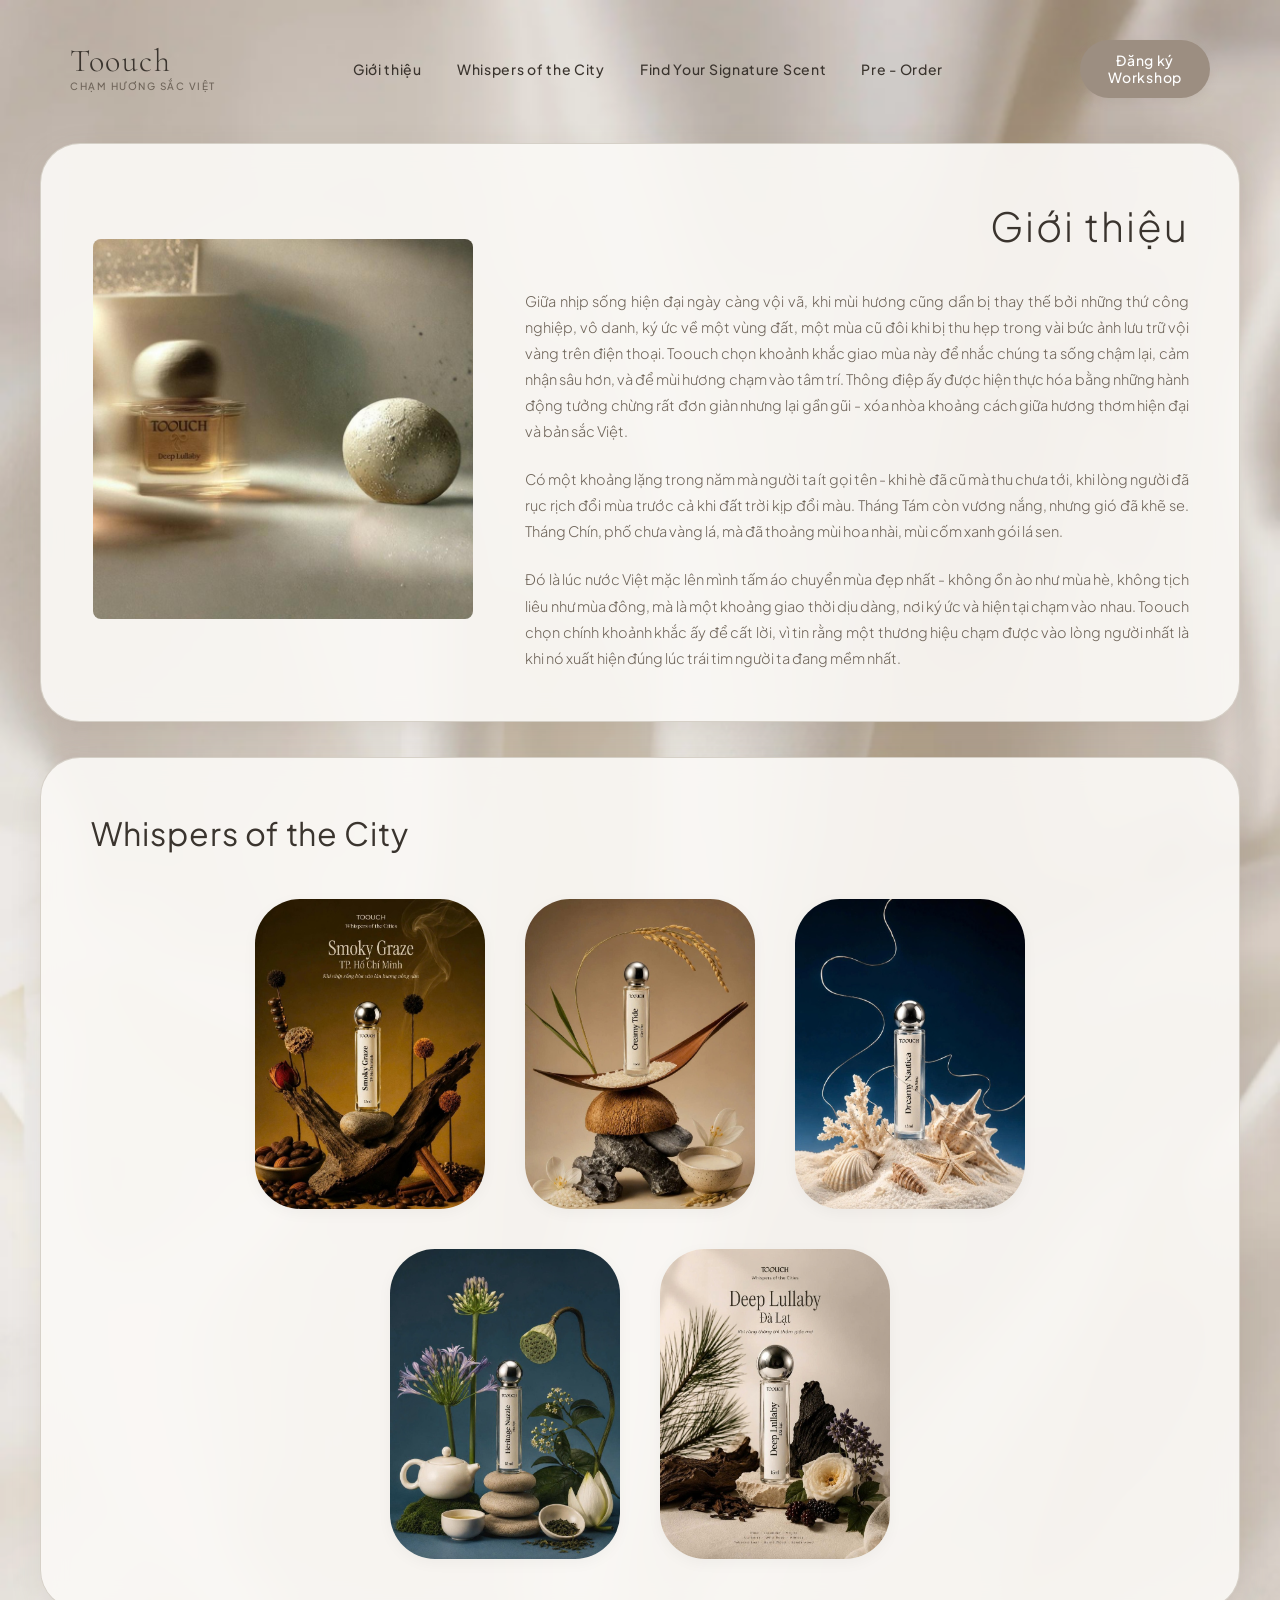
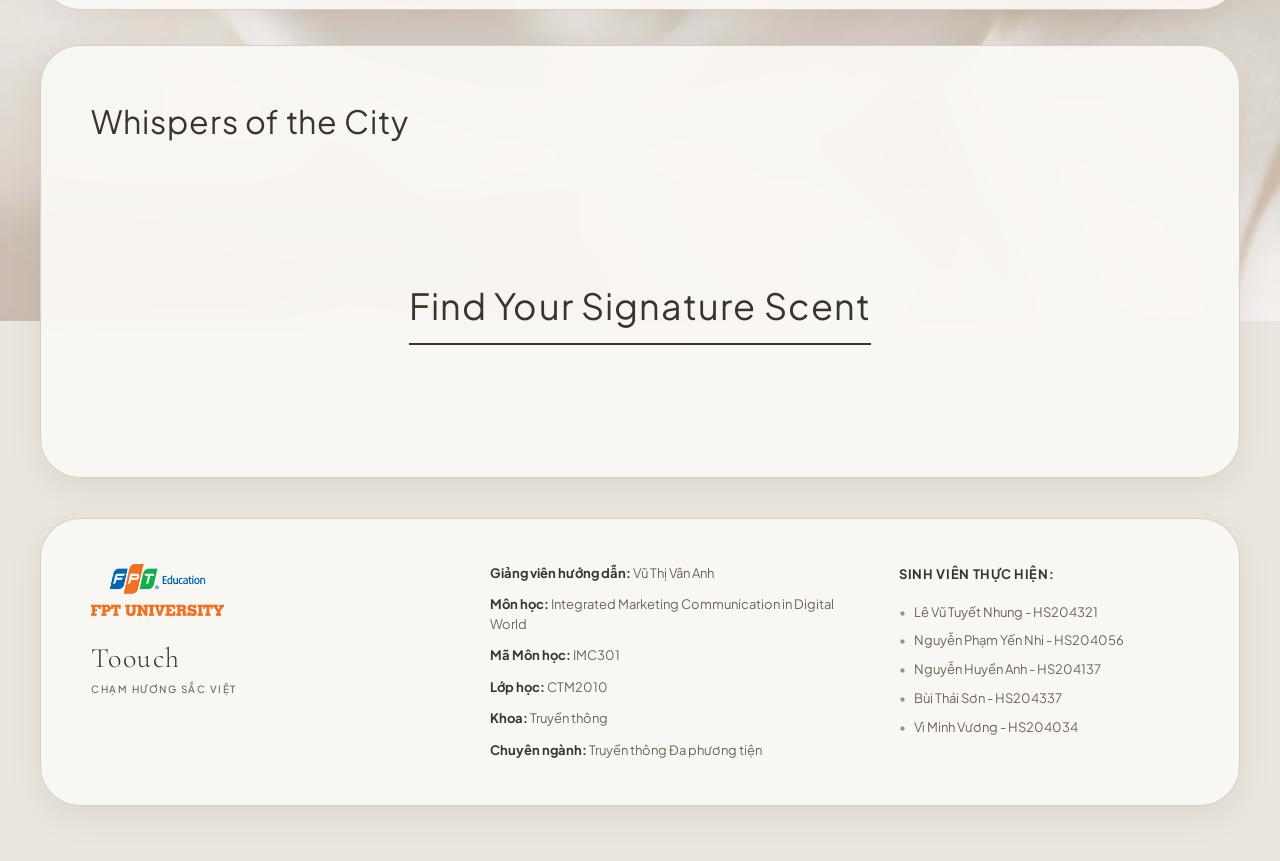
<file: index.html>
<!DOCTYPE html>
<html lang="vi">
<head>
  <meta charset="UTF-8">
  <meta name="viewport" content="width=device-width, initial-scale=1.0">
  <meta name="description" content="Toouch - Chạm Hương Sắc Việt. Khám phá các dòng hương độc bản mang tâm hồn Việt.">
  <title>Toouch - Chạm Hương Sắc Việt</title>
  <link rel="stylesheet" href="style.css">
  <link rel="icon" type="image/png" href="assets/page_1_img_6.png">
</head>
<body>

  <div class="container">
    <!-- Premium Navigation Header -->
    <header>
      <a href="index.html" class="logo-container">
        <span class="logo-main">Toouch</span>
        <span class="logo-sub">Chạm Hương Sắc Việt</span>
      </a>
      
      <nav>
        <a href="index.html#gioi-thieu" class="active">Giới thiệu</a>
        <a href="index.html#whispers">Whispers of the City</a>
        <a href="index.html#find-scent">Find Your Signature Scent</a>
        <a href="order.html">Pre - Order</a>
      </nav>

      <div class="nav-btn-container">
        <a href="order.html#workshop" class="btn-header">Đăng ký<br>Workshop</a>
      </div>
    </header>

    <!-- 1. Giới thiệu Section -->
    <section id="gioi-thieu" class="section-card">
      <div class="gioi-thieu-content">
        <!-- Left Overlapping Diamond Graphic -->
        <div class="gioi-thieu-left">
          <div class="gioi-thieu-img-wrapper">
            <img src="assets/page_1_img_1.jpeg" class="gioi-thieu-img" alt="Giới thiệu Toouch">
          </div>
        </div>
        
        <!-- Right Description Text -->
        <div class="gioi-thieu-right">
          <h1 class="section-title-right">Giới thiệu</h1>
          <div class="gioi-thieu-text">
            <p>
              Giữa nhịp sống hiện đại ngày càng vội vã, khi mùi hương cũng dần bị thay thế bởi những thứ công
              nghiệp, vô danh, ký ức về một vùng đất, một mùa cũ đôi khi bị thu hẹp trong vài bức ảnh lưu trữ vội
              vàng trên điện thoại. Toouch chọn khoảnh khắc giao mùa này để nhắc chúng ta sống chậm lại, cảm nhận
              sâu hơn, và để mùi hương chạm vào tâm trí. Thông điệp ấy được hiện thực hóa bằng những hành động
              tưởng chừng rất đơn giản nhưng lại gần gũi - xóa nhòa khoảng cách giữa hương thơm hiện đại và bản
              sắc Việt.
            </p>
            <p>
              Có một khoảng lặng trong năm mà người ta ít gọi tên - khi hè đã cũ mà thu chưa tới, khi lòng
              người đã rục rịch đổi mùa trước cả khi đất trời kịp đổi màu. Tháng Tám còn vương nắng, nhưng gió đã
              khẽ se. Tháng Chín, phố chưa vàng lá, mà đã thoảng mùi hoa nhài, mùi cốm xanh gói lá sen.
            </p>
            <p>
              Đó là lúc nước Việt mặc lên mình tấm áo chuyển mùa đẹp nhất - không ồn ào như mùa hè, không
              tịch liêu như mùa đông, mà là một khoảng giao thời dịu dàng, nơi ký ức và hiện tại chạm vào nhau.
              Toouch chọn chính khoảnh khắc ấy để cất lời, vì tin rằng một thương hiệu chạm được vào lòng người nhất
              là khi nó xuất hiện đúng lúc trái tim người ta đang mềm nhất.
            </p>
          </div>
        </div>
      </div>
    </section>

    <!-- 2. Whispers of the City - Combined 3D Flip Grid -->
    <section id="whispers" class="section-card">
      <div class="whispers-header">
        <h2 class="whispers-title">Whispers of the City</h2>
      </div>
      
      <div class="scent-grid">
        <!-- Top Row (3 Cards) -->
        <div class="scent-row-top">
          <!-- Scent 1: Smoky Graze -->
          <div class="flip-card">
            <div class="flip-card-inner">
              <!-- Front Side -->
              <div class="flip-card-front">
                <img src="assets/scent_smoky_graze.png" class="card-front-img" alt="Smoky Graze">
              </div>
              <!-- Back Side -->
              <div class="flip-card-back">
                <h3 class="scent-name">Smoky Graze</h3>
                <p class="scent-desc">
                  Hương cà phê đậm và quế ấm gợi buổi sáng Sài Gòn, dịu lại bởi hạnh nhân, cacao, hồng
                  Thổ Nhĩ Kỳ. Cuối cùng đọng lại da mềm, hổ phách, vani, praline – ấm áp, gần gũi, không cần
                  định nghĩa dịp dùng.
                </p>
              </div>
            </div>
          </div>

          <!-- Scent 2: Creamy Tide -->
          <div class="flip-card">
            <div class="flip-card-inner">
              <!-- Front Side -->
              <div class="flip-card-front">
                <img src="assets/scent_creamy_tide.png" class="card-front-img" alt="Creamy Tide">
              </div>
              <!-- Back Side -->
              <div class="flip-card-back">
                <h3 class="scent-name">Creamy Tide</h3>
                <p class="scent-desc">
                  Vải và đào tươi mở đầu ngọt nhẹ, chuyển sang sữa gạo béo mịn gợi miền Tây sông nước yên
                  ả. Khép lại bằng vani, diên vĩ, xạ hương trắng – êm dịu như một ký ức chậm rãi, không cần thời
                  điểm đặc biệt.
                </p>
              </div>
            </div>
          </div>

          <!-- Scent 3: Dreamy Nautica -->
          <div class="flip-card">
            <div class="flip-card-inner">
              <!-- Front Side -->
              <div class="flip-card-front">
                <img src="assets/scent_dreamy_nautica.png" class="card-front-img" alt="Dreamy Nautica">
              </div>
              <!-- Back Side -->
              <div class="flip-card-back">
                <h3 class="scent-name">Dreamy Nautica</h3>
                <p class="scent-desc">
                  Táo và bưởi chùm mát lạnh, rực rỡ mở đầu; neroli cùng muối biển gợi làn gió biển khơi.
                  Đọng lại nốt aquatic và xạ hương ánh kim – sạch, thoáng, tự do, dành cho ai muốn buông lỏng theo
                  nhịp riêng.
                </p>
              </div>
            </div>
          </div>
        </div>

        <!-- Bottom Row (2 Cards) -->
        <div class="scent-row-bottom">
          <!-- Scent 4: Heritage Nuzzle -->
          <div class="flip-card">
            <div class="flip-card-inner">
              <!-- Front Side -->
              <div class="flip-card-front">
                <img src="assets/scent_heritage_nuzzle.png" class="card-front-img" alt="Heritage Nuzzle">
              </div>
              <!-- Back Side -->
              <div class="flip-card-back">
                <h3 class="scent-name">Heritage Nuzzle</h3>
                <p class="scent-desc">
                  Lê và hoa mộc dịu dàng mở đầu, hòa cùng trà xanh, hoa trà, linh lan, hoa nhài gợi phố cổ Hà
                  Nội sớm mai. Cỏ hương bài, xạ hương cashmere, gỗ hồng khép lại bình yên, tinh tế, lặng lẽ.
                </p>
              </div>
            </div>
          </div>

          <!-- Scent 5: Deep Lullaby -->
          <div class="flip-card">
            <div class="flip-card-inner">
              <!-- Front Side -->
              <div class="flip-card-front">
                <img src="assets/scent_deep_lullaby.png" class="card-front-img" alt="Deep Lullaby">
              </div>
              <!-- Back Side -->
              <div class="flip-card-back">
                <h3 class="scent-name">Deep Lullaby</h3>
                <p class="scent-desc">
                  Thông và lavender cùng mojito mở ra cảm giác cao nguyên se lạnh, tiếp nối bằng dâu rừng, hồng
                  dại, mimosa ấm áp. Lá thuốc, gỗ cháy, đàn hương ở lại như bản ru êm của một ngày dài.
                </p>
              </div>
            </div>
          </div>
        </div>
      </div>
    </section>

    <!-- 4. Find Your Signature Scent Section -->
    <section id="find-scent" class="section-card">
      <div class="whispers-header">
        <h2 class="whispers-title">Whispers of the City</h2>
      </div>
      
      <div class="signature-content">
        <a href="https://claude.ai/public/artifacts/2c5500db-96e8-4d21-9f2b-e790cea282b8" target="_blank" class="signature-link">Find Your Signature Scent</a>
      </div>
    </section>

    <!-- Footer Section -->
    <footer class="section-card footer-card">
      <div class="footer-layout">
        <!-- Footer Left: Logos & Title -->
        <div class="footer-left">
          <div class="fpt-logo">
            <img src="assets/fpt_logo.png" class="fpt-logo-img" alt="FPT University Logo">
          </div>
          <div class="footer-brand">
            <span class="footer-brand-title">Toouch</span>
            <span class="footer-brand-sub">Chạm Hương Sắc Việt</span>
          </div>
        </div>
        
        <!-- Footer Right: Course and Student info -->
        <div class="footer-right">
          <div class="footer-info-col">
            <div class="footer-info-item"><strong>Giảng viên hướng dẫn:</strong> Vũ Thị Vân Anh</div>
            <div class="footer-info-item"><strong>Môn học:</strong> Integrated Marketing Communication in Digital World</div>
            <div class="footer-info-item"><strong>Mã Môn học:</strong> IMC301</div>
            <div class="footer-info-item"><strong>Lớp học:</strong> CTM2010</div>
            <div class="footer-info-item"><strong>Khoa:</strong> Truyền thông</div>
            <div class="footer-info-item"><strong>Chuyên ngành:</strong> Truyền thông Đa phương tiện</div>
          </div>
          
          <div class="footer-info-col">
            <div class="footer-info-title">Sinh viên thực hiện:</div>
            <ul class="footer-student-list">
              <li>Lê Vũ Tuyết Nhung - HS204321</li>
              <li>Nguyễn Phạm Yến Nhi - HS204056</li>
              <li>Nguyễn Huyền Anh - HS204137</li>
              <li>Bùi Thái Sơn - HS204337</li>
              <li>Vì Minh Vương - HS204034</li>
            </ul>
          </div>
        </div>
      </div>
    </footer>
  </div>

  <script src="script.js"></script>
</body>
</html>
</file>
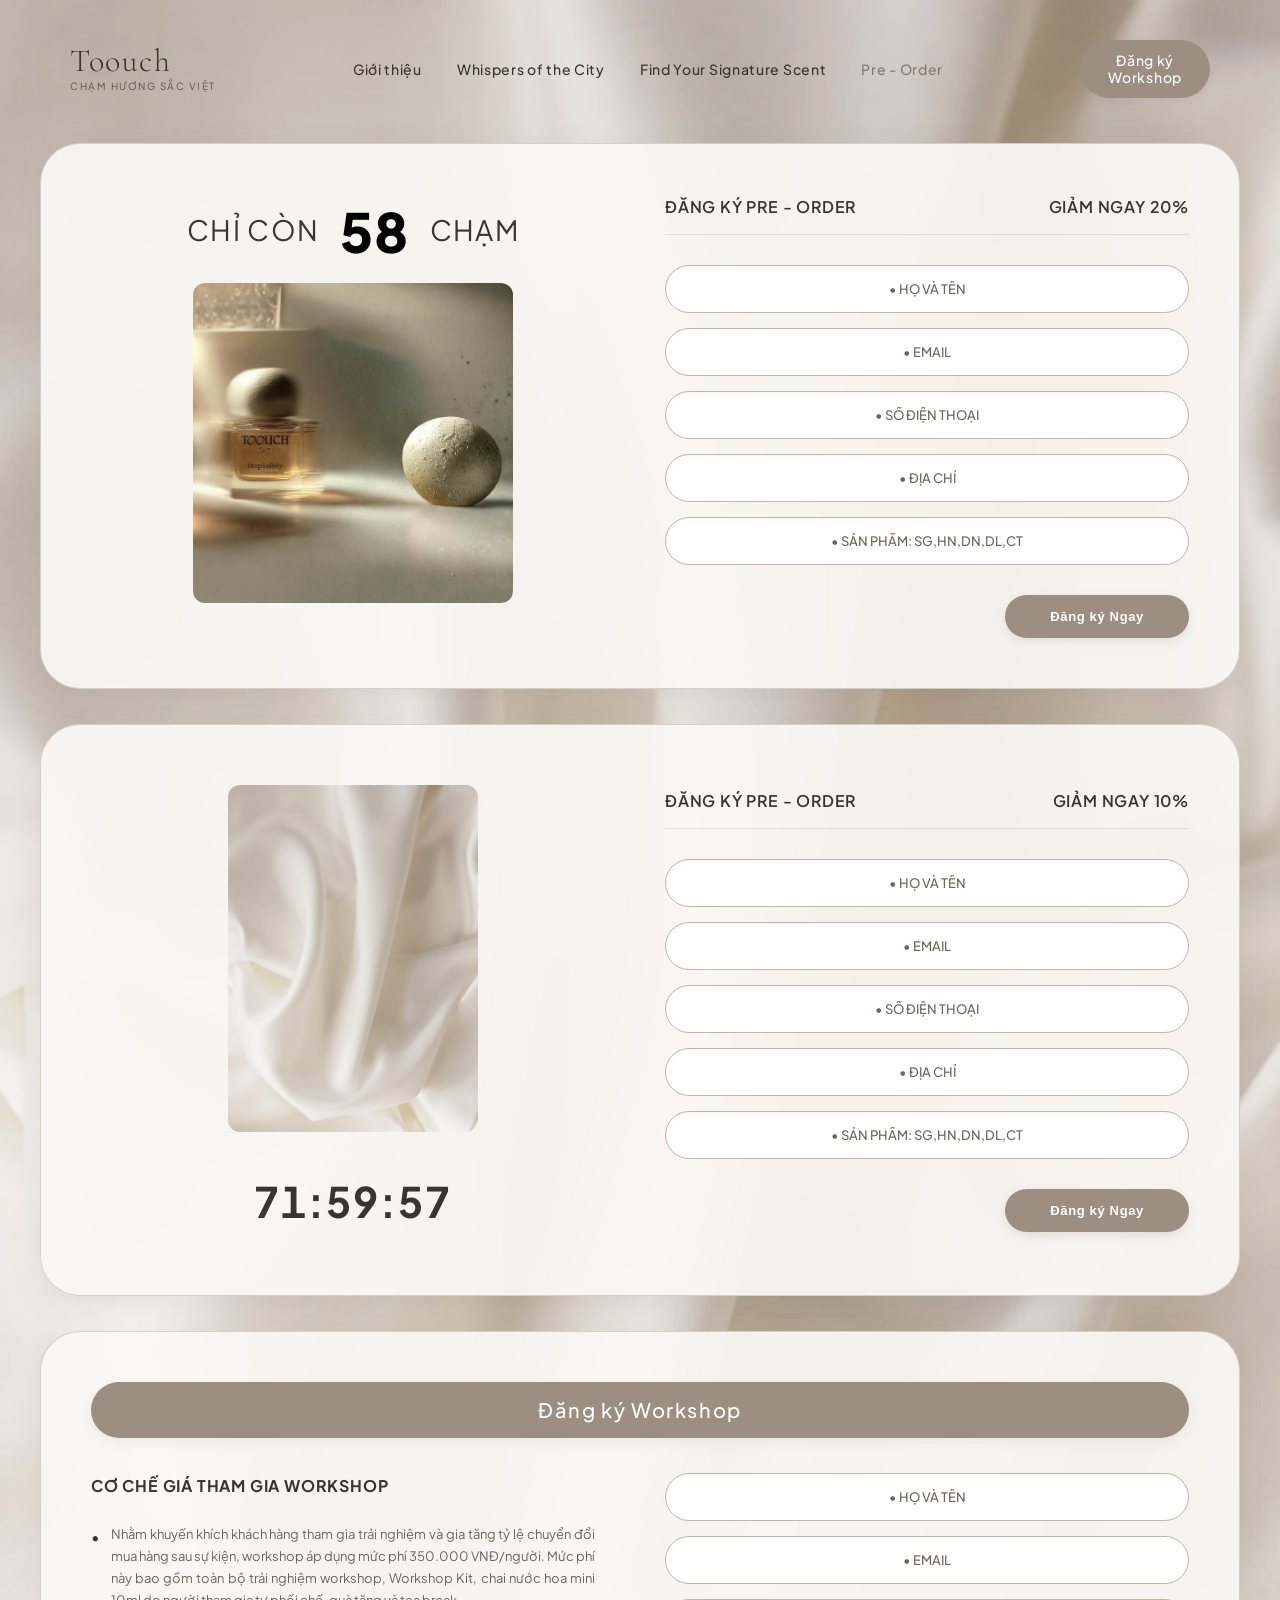
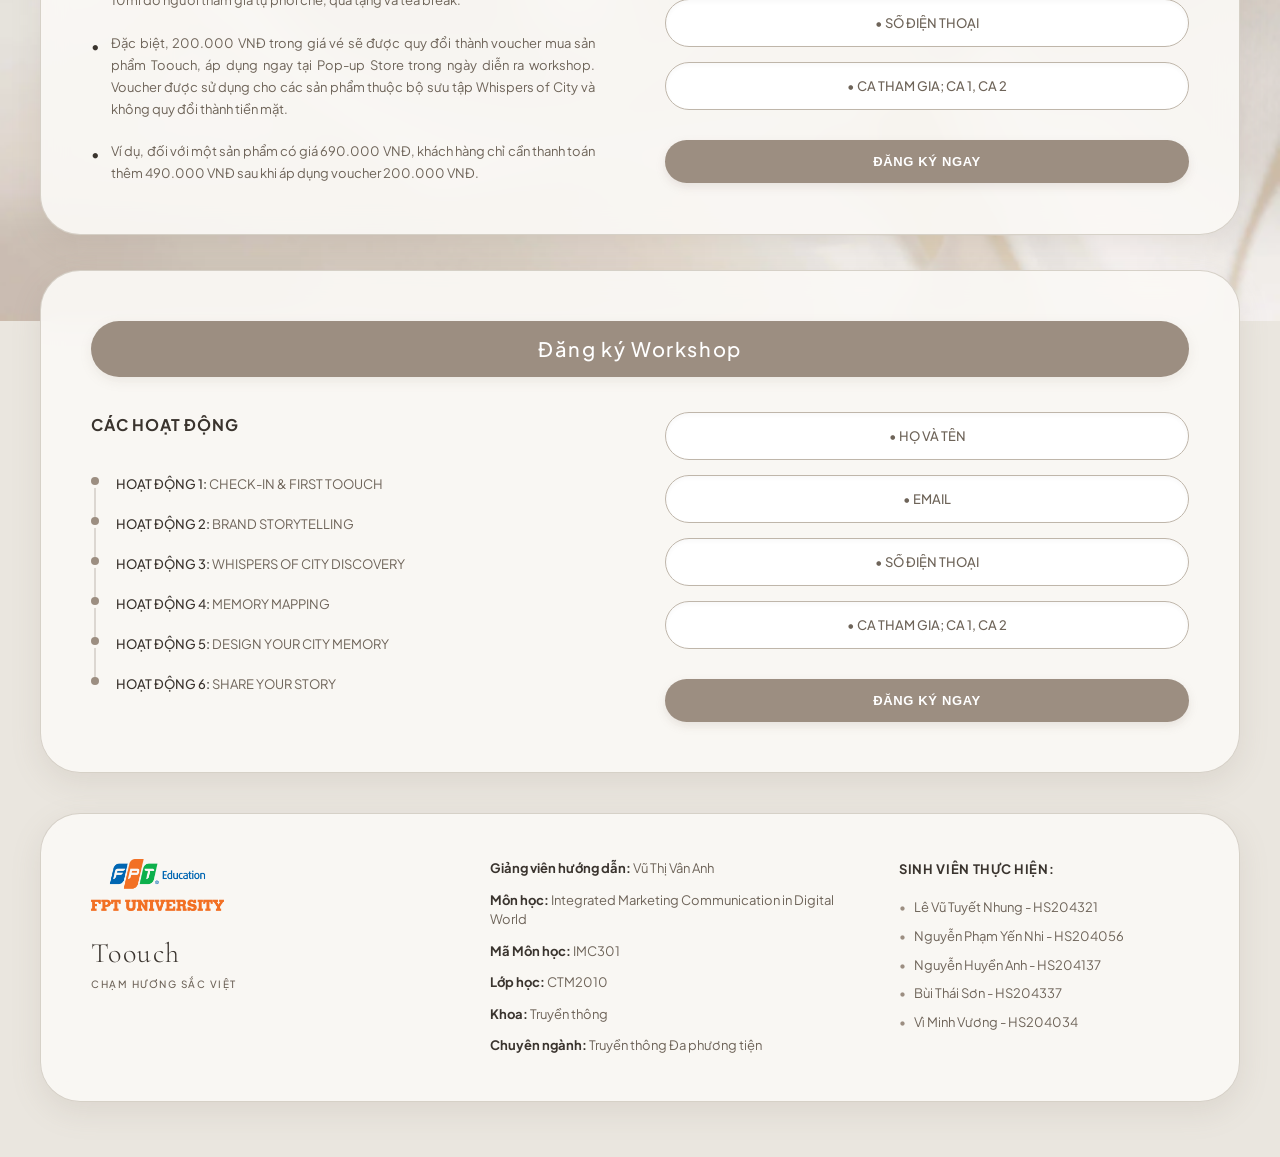
<file: order.html>
<!DOCTYPE html>
<html lang="vi">
<head>
  <meta charset="UTF-8">
  <meta name="viewport" content="width=device-width, initial-scale=1.0">
  <meta name="description" content="Đăng ký Pre-Order và Workshop cùng Toouch - Chạm Hương Sắc Việt.">
  <title>Pre - Order & Đăng ký Workshop | Toouch</title>
  <link rel="stylesheet" href="style.css">
  <link rel="icon" type="image/png" href="assets/page_1_img_6.png">
</head>
<body>

  <div class="container">
    <!-- Premium Navigation Header -->
    <header>
      <a href="index.html" class="logo-container">
        <span class="logo-main">Toouch</span>
        <span class="logo-sub">Chạm Hương Sắc Việt</span>
      </a>
      
      <nav>
        <a href="index.html#gioi-thieu">Giới thiệu</a>
        <a href="index.html#whispers">Whispers of the City</a>
        <a href="index.html#find-scent">Find Your Signature Scent</a>
        <a href="order.html" class="active">Pre - Order</a>
      </nav>

      <div class="nav-btn-container">
        <a href="order.html#workshop" class="btn-header">Đăng ký<br>Workshop</a>
      </div>
    </header>

    <!-- 1. PRE-ORDER 20% DISCOUNT SECTION -->
    <section id="pre-order" class="section-card">
      <div class="order-split-layout">
        <!-- Left Side: Status Tag and Perfume Image -->
        <div class="order-left-column">
          <div class="preorder-status-tag">
            CHỈ CÒN <span class="status-number">58</span> CHẠM
          </div>
          <div class="preorder-img-wrapper">
            <img src="assets/page_2_img_1.jpeg" class="preorder-img" alt="Toouch Perfume Pre-order 20%">
          </div>
          <!-- Spacer to balance layout -->
          <div></div>
        </div>
        
        <!-- Right Side: Registration Form -->
        <div class="order-right-column">
          <div class="form-header-row">
            <h2 class="form-title">ĐĂNG KÝ PRE - ORDER</h2>
            <span class="discount-highlight">GIẢM NGAY 20%</span>
          </div>
          <form id="preorder-20-form" class="booking-form">
            <div class="form-group">
              <input type="text" class="form-input" placeholder="• HỌ VÀ TÊN" required>
            </div>
            <div class="form-group">
              <input type="email" class="form-input" placeholder="• EMAIL" required>
            </div>
            <div class="form-group">
              <input type="tel" class="form-input" placeholder="• SỐ ĐIỆN THOẠI" required>
            </div>
            <div class="form-group">
              <input type="text" class="form-input" placeholder="• ĐỊA CHỈ" required>
            </div>
            <div class="form-group">
              <input type="text" class="form-input" placeholder="• SẢN PHẨM: SG,HN,DN,DL,CT" required>
            </div>
            <div class="form-submit-row">
              <button type="submit" class="btn-submit">Đăng ký Ngay</button>
            </div>
          </form>
        </div>
      </div>
    </section>

    <!-- 2. PRE-ORDER 10% DISCOUNT SECTION (WITH COUNTDOWN) -->
    <section class="section-card">
      <div class="order-split-layout">
        <!-- Left Side: Portrait Perfume Image and Live Countdown -->
        <div class="order-left-column">
          <div class="preorder-img-wrapper portrait">
            <img src="assets/page_2_img_2.png" class="preorder-img" alt="Toouch Perfume Pre-order 10%">
          </div>
          <div id="countdown-timer" class="countdown-timer">71:58:12</div>
        </div>
        
        <!-- Right Side: Registration Form -->
        <div class="order-right-column">
          <div class="form-header-row">
            <h2 class="form-title">ĐĂNG KÝ PRE - ORDER</h2>
            <span class="discount-highlight">GIẢM NGAY 10%</span>
          </div>
          <form id="preorder-10-form" class="booking-form">
            <div class="form-group">
              <input type="text" class="form-input" placeholder="• HỌ VÀ TÊN" required>
            </div>
            <div class="form-group">
              <input type="email" class="form-input" placeholder="• EMAIL" required>
            </div>
            <div class="form-group">
              <input type="tel" class="form-input" placeholder="• SỐ ĐIỆN THOẠI" required>
            </div>
            <div class="form-group">
              <input type="text" class="form-input" placeholder="• ĐỊA CHỈ" required>
            </div>
            <div class="form-group">
              <input type="text" class="form-input" placeholder="• SẢN PHẨM: SG,HN,DN,DL,CT" required>
            </div>
            <div class="form-submit-row">
              <button type="submit" class="btn-submit">Đăng ký Ngay</button>
            </div>
          </form>
        </div>
      </div>
    </section>

    <!-- 3. WORKSHOP PRICING & MECHANICS SECTION -->
    <section id="workshop" class="section-card">
      <div class="workshop-header-bar">Đăng ký Workshop</div>
      
      <div class="order-split-layout">
        <!-- Left Side: Pricing mechanics & details -->
        <div class="workshop-left-column">
          <h3 class="workshop-column-title">CƠ CHẾ GIÁ THAM GIA WORKSHOP</h3>
          <ul class="workshop-details-list">
            <li>
              Nhằm khuyến khích khách hàng tham gia trải nghiệm và gia tăng tỷ lệ chuyển đổi mua hàng sau sự kiện,
              workshop áp dụng mức phí 350.000 VNĐ/người. Mức phí này bao gồm toàn bộ trải nghiệm workshop,
              Workshop Kit, chai nước hoa mini 10ml do người tham gia tự phối chế, quà tặng và tea break.
            </li>
            <li>
              Đặc biệt, 200.000 VNĐ trong giá vé sẽ được quy đổi thành voucher mua sản phẩm Toouch, áp dụng ngay
              tại Pop-up Store trong ngày diễn ra workshop. Voucher được sử dụng cho các sản phẩm thuộc bộ
              sưu tập Whispers of City và không quy đổi thành tiền mặt.
            </li>
            <li>
              Ví dụ, đối với một sản phẩm có giá 690.000 VNĐ, khách hàng chỉ cần thanh toán thêm 490.000 VNĐ
              sau khi áp dụng voucher 200.000 VNĐ.
            </li>
          </ul>
        </div>
        
        <!-- Right Side: Registration Form -->
        <div class="order-right-column">
          <form id="workshop-pricing-form" class="booking-form">
            <div class="form-group">
              <input type="text" class="form-input" placeholder="• HỌ VÀ TÊN" required>
            </div>
            <div class="form-group">
              <input type="email" class="form-input" placeholder="• EMAIL" required>
            </div>
            <div class="form-group">
              <input type="tel" class="form-input" placeholder="• SỐ ĐIỆN THOẠI" required>
            </div>
            <div class="form-group">
              <input type="text" class="form-input" placeholder="• CA THAM GIA; CA 1, CA 2" required>
            </div>
            <button type="submit" class="btn-submit full-width">ĐĂNG KÝ NGAY</button>
          </form>
        </div>
      </div>
    </section>

    <!-- 4. WORKSHOP ACTIVITIES SECTION -->
    <section class="section-card">
      <div class="workshop-header-bar">Đăng ký Workshop</div>
      
      <div class="order-split-layout">
        <!-- Left Side: List of Workshop activities styled as timeline -->
        <div class="workshop-left-column">
          <h3 class="workshop-column-title">CÁC HOẠT ĐỘNG</h3>
          <div style="margin-top: 10px;">
            <div class="timeline-item">
              <span class="timeline-text">HOẠT ĐỘNG 1:</span> CHECK-IN & FIRST TOOUCH
            </div>
            <div class="timeline-item">
              <span class="timeline-text">HOẠT ĐỘNG 2:</span> BRAND STORYTELLING
            </div>
            <div class="timeline-item">
              <span class="timeline-text">HOẠT ĐỘNG 3:</span> WHISPERS OF CITY DISCOVERY
            </div>
            <div class="timeline-item">
              <span class="timeline-text">HOẠT ĐỘNG 4:</span> MEMORY MAPPING
            </div>
            <div class="timeline-item">
              <span class="timeline-text">HOẠT ĐỘNG 5:</span> DESIGN YOUR CITY MEMORY
            </div>
            <div class="timeline-item">
              <span class="timeline-text">HOẠT ĐỘNG 6:</span> SHARE YOUR STORY
            </div>
          </div>
        </div>
        
        <!-- Right Side: Registration Form -->
        <div class="order-right-column">
          <form id="workshop-activities-form" class="booking-form">
            <div class="form-group">
              <input type="text" class="form-input" placeholder="• HỌ VÀ TÊN" required>
            </div>
            <div class="form-group">
              <input type="email" class="form-input" placeholder="• EMAIL" required>
            </div>
            <div class="form-group">
              <input type="tel" class="form-input" placeholder="• SỐ ĐIỆN THOẠI" required>
            </div>
            <div class="form-group">
              <input type="text" class="form-input" placeholder="• CA THAM GIA; CA 1, CA 2" required>
            </div>
            <button type="submit" class="btn-submit full-width">ĐĂNG KÝ NGAY</button>
          </form>
        </div>
      </div>
    </section>

    <!-- Footer Section -->
    <footer class="section-card footer-card">
      <div class="footer-layout">
        <!-- Footer Left: Logos & Title -->
        <div class="footer-left">
          <div class="fpt-logo">
            <img src="assets/fpt_logo.png" class="fpt-logo-img" alt="FPT University Logo">
          </div>
          <div class="footer-brand">
            <span class="footer-brand-title">Toouch</span>
            <span class="footer-brand-sub">Chạm Hương Sắc Việt</span>
          </div>
        </div>
        
        <!-- Footer Right: Course and Student info -->
        <div class="footer-right">
          <div class="footer-info-col">
            <div class="footer-info-item"><strong>Giảng viên hướng dẫn:</strong> Vũ Thị Vân Anh</div>
            <div class="footer-info-item"><strong>Môn học:</strong> Integrated Marketing Communication in Digital World</div>
            <div class="footer-info-item"><strong>Mã Môn học:</strong> IMC301</div>
            <div class="footer-info-item"><strong>Lớp học:</strong> CTM2010</div>
            <div class="footer-info-item"><strong>Khoa:</strong> Truyền thông</div>
            <div class="footer-info-item"><strong>Chuyên ngành:</strong> Truyền thông Đa phương tiện</div>
          </div>
          
          <div class="footer-info-col">
            <div class="footer-info-title">Sinh viên thực hiện:</div>
            <ul class="footer-student-list">
              <li>Lê Vũ Tuyết Nhung - HS204321</li>
              <li>Nguyễn Phạm Yến Nhi - HS204056</li>
              <li>Nguyễn Huyền Anh - HS204137</li>
              <li>Bùi Thái Sơn - HS204337</li>
              <li>Vì Minh Vương - HS204034</li>
            </ul>
          </div>
        </div>
      </div>
    </footer>
  </div>

  <script src="script.js"></script>
</body>
</html>
</file>
<file: style.css>
/* style.css - Toouch Landing Page Stylesheet */

/* Google Fonts Import */
@import url('https://fonts.googleapis.com/css2?family=Cormorant+Garamond:ital,wght@0,300;0,400;0,600;1,300;1,400&family=Plus+Jakarta+Sans:wght@300;400;500;600;700&display=swap');

/* CSS Variables for Premium Design System */
:root {
  --bg-color: #eae6df;
  --card-bg: #f4f0ea;
  --card-border: #bfb6aa;
  --text-dark: #3a342e;
  --text-muted: #6e6459;
  --accent-brown: #9c8e81;
  --accent-brown-hover: #86796c;
  --accent-card: #e4ded5;
  --font-logo: 'Cormorant Garamond', serif;
  --font-main: 'Plus Jakarta Sans', sans-serif;
  --shadow-subtle: 0 10px 30px rgba(139, 126, 116, 0.15);
  --shadow-input: inset 0 2px 4px rgba(0, 0, 0, 0.03);
}

/* Reset & Base Styles */
* {
  box-sizing: border-box;
  margin: 0;
  padding: 0;
}

html {
  scroll-behavior: smooth;
}

body {
  background-image: url('assets/page_1_img_4.png');
  background-color: var(--bg-color);
  background-repeat: no-repeat;
  background-position: center top;
  background-attachment: fixed;
  background-size: cover;
  font-family: var(--font-main);
  color: var(--text-dark);
  line-height: 1.6;
  padding: 20px 40px;
  min-height: 100vh;
  display: flex;
  flex-direction: column;
  align-items: center;
}

/* Scrollbar styling */
::-webkit-scrollbar {
  width: 8px;
}
::-webkit-scrollbar-track {
  background: var(--bg-color);
}
::-webkit-scrollbar-thumb {
  background: var(--accent-brown);
  border-radius: 4px;
}
::-webkit-scrollbar-thumb:hover {
  background: var(--accent-brown-hover);
}

/* Layout Main Container */
.container {
  max-width: 1200px;
  width: 100%;
}

/* ==========================================================================
   Header / Navigation Styles
   ========================================================================== */
header {
  width: 100%;
  display: flex;
  justify-content: space-between;
  align-items: center;
  padding: 20px 30px;
  margin-bottom: 25px;
}

.logo-container {
  display: flex;
  flex-direction: column;
  align-items: flex-start;
  text-decoration: none;
  color: var(--text-dark);
}

.logo-main {
  font-family: var(--font-logo);
  font-size: 32px;
  font-weight: 300;
  letter-spacing: 0.05em;
  line-height: 1.1;
  text-transform: capitalize;
}

.logo-sub {
  font-size: 10px;
  font-weight: 500;
  letter-spacing: 0.15em;
  text-transform: uppercase;
  color: var(--text-muted);
}

/* Navigation Menu */
nav {
  display: flex;
  align-items: center;
  gap: 35px;
}

nav a {
  text-decoration: none;
  color: var(--text-dark);
  font-size: 14px;
  font-weight: 500;
  letter-spacing: 0.05em;
  transition: color 0.3s ease;
}

nav a:hover, nav a.active {
  color: var(--accent-brown-hover);
}

/* Header Button with Blinking animation indicator */
.nav-btn-container {
  display: flex;
  flex-direction: column;
  align-items: center;
  position: relative;
}

.btn-header {
  background-color: var(--accent-brown);
  color: white;
  text-decoration: none;
  padding: 12px 28px;
  border-radius: 50px;
  font-size: 14px;
  font-weight: 500;
  letter-spacing: 0.05em;
  transition: all 0.3s ease;
  box-shadow: 0 4px 10px rgba(156, 142, 129, 0.2);
  text-align: center;
  white-space: pre-line;
  line-height: 1.2;
  animation: pulse-button 2s infinite ease-in-out;
}

.btn-header:hover {
  background-color: var(--accent-brown-hover);
  transform: translateY(-2px);
  box-shadow: 0 6px 15px rgba(156, 142, 129, 0.35);
  animation-play-state: paused; /* Pause pulsing on hover */
}

/* Pulsing Keyframes for Workshop Button */
@keyframes pulse-button {
  0%, 100% {
    transform: scale(1);
    box-shadow: 0 4px 10px rgba(156, 142, 129, 0.2);
  }
  50% {
    transform: scale(1.04);
    box-shadow: 0 8px 20px rgba(156, 142, 129, 0.45);
    background-color: var(--accent-brown-hover);
  }
}

/* ==========================================================================
   Section Card Styles (Main content wraps)
   ========================================================================== */
.section-card {
  background-color: rgba(250, 248, 245, 0.93);
  backdrop-filter: blur(12px);
  -webkit-backdrop-filter: blur(12px);
  border: 1.5px solid rgba(191, 182, 170, 0.6);
  border-radius: 40px;
  padding: 50px;
  margin-bottom: 35px;
  box-shadow: var(--shadow-subtle);
  position: relative;
  overflow: hidden;
}

/* ==========================================================================
   Page 1 Specific Styles (index.html)
   ========================================================================== */

/* 1. Giới thiệu Section */
.gioi-thieu-content {
  display: grid;
  grid-template-columns: 1.1fr 1.9fr;
  gap: 50px;
  align-items: center;
}

.gioi-thieu-left {
  display: flex;
  justify-content: center;
  position: relative;
}

.gioi-thieu-img-wrapper {
  position: relative;
  width: 100%;
  max-width: 380px;
  aspect-ratio: 1;
}

.gioi-thieu-img {
  width: 100%;
  height: 100%;
  object-fit: cover;
  border-radius: 8px;
}

.gioi-thieu-right {
  display: flex;
  flex-direction: column;
}

.section-title-right {
  font-size: 40px;
  font-weight: 300;
  text-align: right;
  margin-bottom: 30px;
  letter-spacing: 0.05em;
  color: var(--text-dark);
}

.gioi-thieu-text p {
  font-size: 14.5px;
  color: var(--text-muted);
  margin-bottom: 22px;
  text-align: justify;
  line-height: 1.8;
  font-weight: 300;
}

.gioi-thieu-text p:last-child {
  margin-bottom: 0;
}

/* 2. Whispers of the City - Common layout */
.whispers-header {
  display: flex;
  justify-content: space-between;
  align-items: baseline;
  margin-bottom: 40px;
}

.whispers-title {
  font-size: 32px;
  font-weight: 400;
  letter-spacing: 0.03em;
}

.whispers-subtitle {
  font-size: 24px;
  font-weight: 300;
  color: var(--text-muted);
  letter-spacing: 0.03em;
}

/* 3. Whispers of the City - Combined 3D Flip Grid */
.scent-grid {
  display: flex;
  flex-direction: column;
  gap: 40px;
  align-items: center;
}

.scent-row-top {
  display: flex;
  justify-content: center;
  gap: 40px;
  width: 100%;
  flex-wrap: wrap;
}

.scent-row-bottom {
  display: flex;
  justify-content: center;
  gap: 40px;
  width: 100%;
  flex-wrap: wrap;
}

/* 3D Flip Card Container */
.flip-card {
  background-color: transparent;
  width: 230px;
  height: 310px;
  perspective: 1000px;
  cursor: pointer;
}

.flip-card-inner {
  position: relative;
  width: 100%;
  height: 100%;
  text-align: center;
  transition: transform 0.8s cubic-bezier(0.4, 0, 0.2, 1);
  transform-style: preserve-3d;
  box-shadow: 0 4px 15px rgba(0, 0, 0, 0.04);
  border-radius: 45px;
}

.flip-card:hover .flip-card-inner {
  transform: rotateY(180deg);
}

.flip-card-front, .flip-card-back {
  position: absolute;
  width: 100%;
  height: 100%;
  -webkit-backface-visibility: hidden;
  backface-visibility: hidden;
  border-radius: 45px;
  border: none;
}

/* Front Side: Scent Graphic Card */
.flip-card-front {
  background-color: transparent;
  display: block;
  padding: 0;
  overflow: hidden;
}

.flip-card-front .card-front-img {
  width: 100%;
  height: 100%;
  object-fit: cover;
  transition: transform 0.4s ease;
}

.flip-card:hover .flip-card-front .card-front-img {
  transform: scale(1.05);
}

.flip-card:hover .flip-card-front .bottle-img {
  transform: scale(0.9);
}

/* Back Side: Description and Notes */
.flip-card-back {
  background-color: #ede9e3;
  color: var(--text-dark);
  transform: rotateY(180deg);
  display: flex;
  flex-direction: column;
  align-items: center;
  justify-content: center;
  padding: 25px 20px;
  box-shadow: inset 0 0 20px rgba(0,0,0,0.02);
}

.scent-name {
  font-size: 15px;
  font-weight: 700;
  margin-bottom: 12px;
  color: var(--text-dark);
  letter-spacing: 0.05em;
  text-transform: uppercase;
  border-bottom: 1.5px solid rgba(156, 142, 129, 0.3);
  padding-bottom: 6px;
  width: 80%;
  text-align: center;
}

.scent-desc {
  font-size: 12px;
  color: var(--text-muted);
  line-height: 1.6;
  font-weight: 500;
  text-align: justify;
}

/* 5. Find Your Signature Scent Section */
.signature-content {
  display: flex;
  flex-direction: column;
  align-items: center;
  justify-content: center;
  padding: 70px 50px;
  text-align: center;
}

.signature-link {
  font-family: var(--font-main);
  font-size: 36px;
  font-weight: 400;
  color: var(--text-dark);
  text-decoration: none;
  border-bottom: 2px solid var(--text-dark);
  padding-bottom: 8px;
  margin-top: 20px;
  margin-bottom: 12px;
  letter-spacing: 0.03em;
  transition: all 0.3s ease;
}

.signature-link:hover {
  color: var(--accent-brown);
  border-bottom-color: var(--accent-brown);
  letter-spacing: 0.05em;
}

.signature-note {
  font-size: 15px;
  color: var(--text-muted);
  font-weight: 300;
  letter-spacing: 0.05em;
}


/* ==========================================================================
   Page 2 Specific Styles (order.html)
   ========================================================================== */

/* Split Row layout: Image + Info Left, Form Right */
.order-split-layout {
  display: grid;
  grid-template-columns: 1fr 1fr;
  gap: 50px;
  align-items: stretch;
}

.order-left-column {
  display: flex;
  flex-direction: column;
  justify-content: space-between;
  align-items: center;
  padding: 10px 0;
}

.order-right-column {
  display: flex;
  flex-direction: column;
  justify-content: center;
}

/* Badge/Info at the top-left */
.preorder-status-tag {
  font-size: 28px;
  font-weight: 400;
  color: var(--text-dark);
  letter-spacing: 0.05em;
  margin-bottom: 20px;
  display: flex;
  align-items: center;
  gap: 12px;
  text-transform: uppercase;
}

.status-number {
  font-weight: 800;
  font-size: 54px;
  color: #000;
  margin: 0 8px;
  font-family: var(--font-main);
  line-height: 1;
}

.preorder-img-wrapper {
  width: 100%;
  max-width: 320px;
  aspect-ratio: 1;
  display: flex;
  justify-content: center;
  align-items: center;
  margin-bottom: 20px;
}

.preorder-img {
  width: 100%;
  height: 100%;
  object-fit: cover;
  border-radius: 12px;
}

/* Height customized vertical image for second block */
.preorder-img-wrapper.portrait {
  aspect-ratio: 0.72;
  max-width: 250px;
}

.countdown-timer {
  font-size: 42px;
  font-weight: 700;
  letter-spacing: 0.05em;
  color: var(--text-dark);
  margin-top: 15px;
  font-variant-numeric: tabular-nums;
}

/* Form Styles */
.form-header-row {
  display: flex;
  justify-content: space-between;
  align-items: center;
  margin-bottom: 30px;
  border-bottom: 1px solid rgba(139, 126, 116, 0.2);
  padding-bottom: 15px;
}

.form-title {
  font-size: 16px;
  font-weight: 600;
  letter-spacing: 0.05em;
  color: var(--text-dark);
}

.discount-highlight {
  font-size: 16px;
  font-weight: 600;
  color: var(--text-dark);
  letter-spacing: 0.05em;
}

.booking-form {
  display: flex;
  flex-direction: column;
  gap: 15px;
  width: 100%;
  position: relative;
}

.form-group {
  width: 100%;
}

.form-input {
  width: 100%;
  background-color: white;
  border: 1px solid var(--card-border);
  border-radius: 30px;
  padding: 15px 25px;
  font-size: 13px;
  font-weight: 500;
  color: var(--text-dark);
  font-family: var(--font-main);
  text-align: center;
  outline: none;
  transition: all 0.3s ease;
  box-shadow: var(--shadow-input);
}

.form-input::placeholder {
  color: var(--text-muted);
  font-weight: 500;
}

.form-input:focus {
  border-color: var(--text-dark);
  box-shadow: 0 0 0 2px rgba(156, 142, 129, 0.2);
}

/* Form Buttons */
.form-submit-row {
  display: flex;
  justify-content: flex-end;
  margin-top: 15px;
}

.btn-submit {
  background-color: var(--accent-brown);
  color: white;
  border: none;
  border-radius: 50px;
  padding: 14px 45px;
  font-size: 13px;
  font-weight: 600;
  letter-spacing: 0.05em;
  cursor: pointer;
  transition: all 0.3s ease;
  box-shadow: 0 4px 10px rgba(156, 142, 129, 0.2);
}

.btn-submit:hover {
  background-color: var(--accent-brown-hover);
  transform: translateY(-2px);
  box-shadow: 0 6px 15px rgba(156, 142, 129, 0.3);
}

.btn-submit:active {
  transform: translateY(0);
}

/* Full Width button for Workshop Forms */
.btn-submit.full-width {
  width: 100%;
  margin-top: 15px;
  text-transform: uppercase;
}

/* Workshop Header Bar */
.workshop-header-bar {
  background-color: var(--accent-brown);
  color: white;
  border-radius: 50px;
  padding: 12px 0;
  text-align: center;
  font-size: 20px;
  font-weight: 500;
  letter-spacing: 0.08em;
  margin-bottom: 35px;
  box-shadow: 0 4px 12px rgba(156, 142, 129, 0.15);
}

.workshop-left-column {
  display: flex;
  flex-direction: column;
  justify-content: flex-start;
  padding-right: 20px;
}

.workshop-column-title {
  font-size: 16px;
  font-weight: 700;
  letter-spacing: 0.05em;
  color: var(--text-dark);
  margin-bottom: 25px;
  text-transform: uppercase;
}

/* Bullet list structure matching PDF */
.workshop-details-list {
  list-style: none;
  display: flex;
  flex-direction: column;
  gap: 20px;
}

.workshop-details-list li {
  font-size: 13px;
  color: var(--text-muted);
  line-height: 1.7;
  position: relative;
  padding-left: 20px;
  text-align: justify;
}

.workshop-details-list li::before {
  content: "•";
  position: absolute;
  left: 0;
  top: 0;
  font-size: 16px;
  color: var(--text-dark);
}

/* Timeline specific styling for Activities */
.timeline-item {
  font-size: 13px;
  color: var(--text-muted);
  line-height: 1.7;
  padding-left: 25px;
  position: relative;
  margin-bottom: 18px;
}

.timeline-item:last-child {
  margin-bottom: 0;
}

.timeline-item::before {
  content: "";
  position: absolute;
  left: 0;
  top: 4px;
  width: 8px;
  height: 8px;
  border-radius: 50%;
  background-color: var(--accent-brown);
}

.timeline-item::after {
  content: "";
  position: absolute;
  left: 3px;
  top: 15px;
  width: 2px;
  height: calc(100% + 8px);
  background-color: rgba(156, 142, 129, 0.3);
}

.timeline-item:last-child::after {
  display: none;
}

.timeline-text {
  font-weight: 500;
  color: var(--text-dark);
}

/* ==========================================================================
   Toast / Notification Component Styles
   ========================================================================== */
.toast-container {
  position: fixed;
  bottom: 30px;
  right: 30px;
  z-index: 1000;
  display: flex;
  flex-direction: column;
  gap: 15px;
}

.toast {
  background: rgba(250, 248, 245, 0.95);
  border: 1px solid var(--accent-brown);
  border-left: 5px solid var(--accent-brown);
  padding: 18px 25px;
  border-radius: 12px;
  box-shadow: 0 10px 30px rgba(0,0,0,0.1);
  display: flex;
  align-items: center;
  gap: 15px;
  min-width: 320px;
  max-width: 450px;
  backdrop-filter: blur(10px);
  transform: translateX(120%);
  transition: transform 0.4s cubic-bezier(0.175, 0.885, 0.32, 1.275);
}

.toast.show {
  transform: translateX(0);
}

.toast-icon {
  width: 24px;
  height: 24px;
  border-radius: 50%;
  background-color: var(--accent-brown);
  color: white;
  display: flex;
  align-items: center;
  justify-content: center;
  font-weight: bold;
  font-size: 14px;
}

.toast-content {
  display: flex;
  flex-direction: column;
}

.toast-title {
  font-weight: 600;
  font-size: 14px;
  color: var(--text-dark);
}

.toast-message {
  font-size: 12px;
  color: var(--text-muted);
  margin-top: 2px;
}

/* ==========================================================================
   Responsive Grid Adaptations
   ========================================================================== */
@media (max-width: 992px) {
  body {
    padding: 20px;
  }
  
  header {
    flex-direction: column;
    gap: 20px;
    padding: 10px 0;
  }

  nav {
    flex-wrap: wrap;
    justify-content: center;
    gap: 20px;
  }

  .gioi-thieu-content {
    grid-template-columns: 1fr;
    gap: 30px;
  }

  .gioi-thieu-left {
    order: 2;
  }

  .gioi-thieu-right {
    order: 1;
  }

  .section-title-right {
    text-align: center;
  }

  .order-split-layout {
    grid-template-columns: 1fr;
    gap: 40px;
  }

  .order-left-column {
    border-bottom: 1px dashed var(--card-border);
    padding-bottom: 30px;
  }
}

@media (max-width: 576px) {
  .section-card {
    padding: 30px 20px;
  }

  .whispers-header {
    flex-direction: column;
    align-items: center;
    gap: 10px;
    text-align: center;
  }

  .bottle-row-top, .bottle-row-bottom, .scent-row-top, .scent-row-bottom {
    gap: 20px;
  }

  .scent-card {
    width: 100%;
    min-height: auto;
  }

  .signature-link {
    font-size: 24px;
  }
  
  .preorder-status-tag {
    font-size: 22px;
  }
  
  .status-number {
    font-size: 36px;
  }

  .countdown-timer {
    font-size: 32px;
  }

  .form-header-row {
    flex-direction: column;
    gap: 5px;
    align-items: flex-start;
  }
}

/* ==========================================================================
   Footer Component Styles
   ========================================================================== */
.footer-card {
  margin-top: 40px;
  padding: 45px 50px;
}

.footer-layout {
  display: grid;
  grid-template-columns: 1fr 2fr;
  gap: 50px;
  align-items: start;
}

.footer-left {
  display: flex;
  flex-direction: column;
  gap: 20px;
}

.fpt-logo {
  display: block;
}

.fpt-logo-img {
  height: 52px;
  width: auto;
  display: block;
}

.footer-brand {
  display: flex;
  flex-direction: column;
}

.footer-brand-title {
  font-family: var(--font-logo);
  font-size: 28px;
  font-weight: 300;
  letter-spacing: 0.05em;
  color: var(--text-dark);
}

.footer-brand-sub {
  font-size: 10px;
  font-weight: 500;
  letter-spacing: 0.15em;
  text-transform: uppercase;
  color: var(--text-muted);
}

.footer-right {
  display: grid;
  grid-template-columns: 1.12fr 0.88fr;
  gap: 40px;
}

.footer-info-col {
  display: flex;
  flex-direction: column;
  gap: 12px;
}

.footer-info-title {
  font-weight: 700;
  font-size: 13px;
  color: var(--text-dark);
  text-transform: uppercase;
  letter-spacing: 0.05em;
  margin-bottom: 5px;
}

.footer-info-item {
  font-size: 13px;
  color: var(--text-muted);
  line-height: 1.5;
}

.footer-info-item strong {
  color: var(--text-dark);
}

.footer-student-list {
  list-style: none;
  display: flex;
  flex-direction: column;
  gap: 8px;
}

.footer-student-list li {
  font-size: 13px;
  color: var(--text-muted);
  position: relative;
  padding-left: 15px;
}

.footer-student-list li::before {
  content: "•";
  position: absolute;
  left: 0;
  color: var(--accent-brown);
}

@media (max-width: 768px) {
  .footer-layout {
    grid-template-columns: 1fr;
    gap: 30px;
  }
  
  .footer-right {
    grid-template-columns: 1fr;
    gap: 20px;
  }
}
</file>
